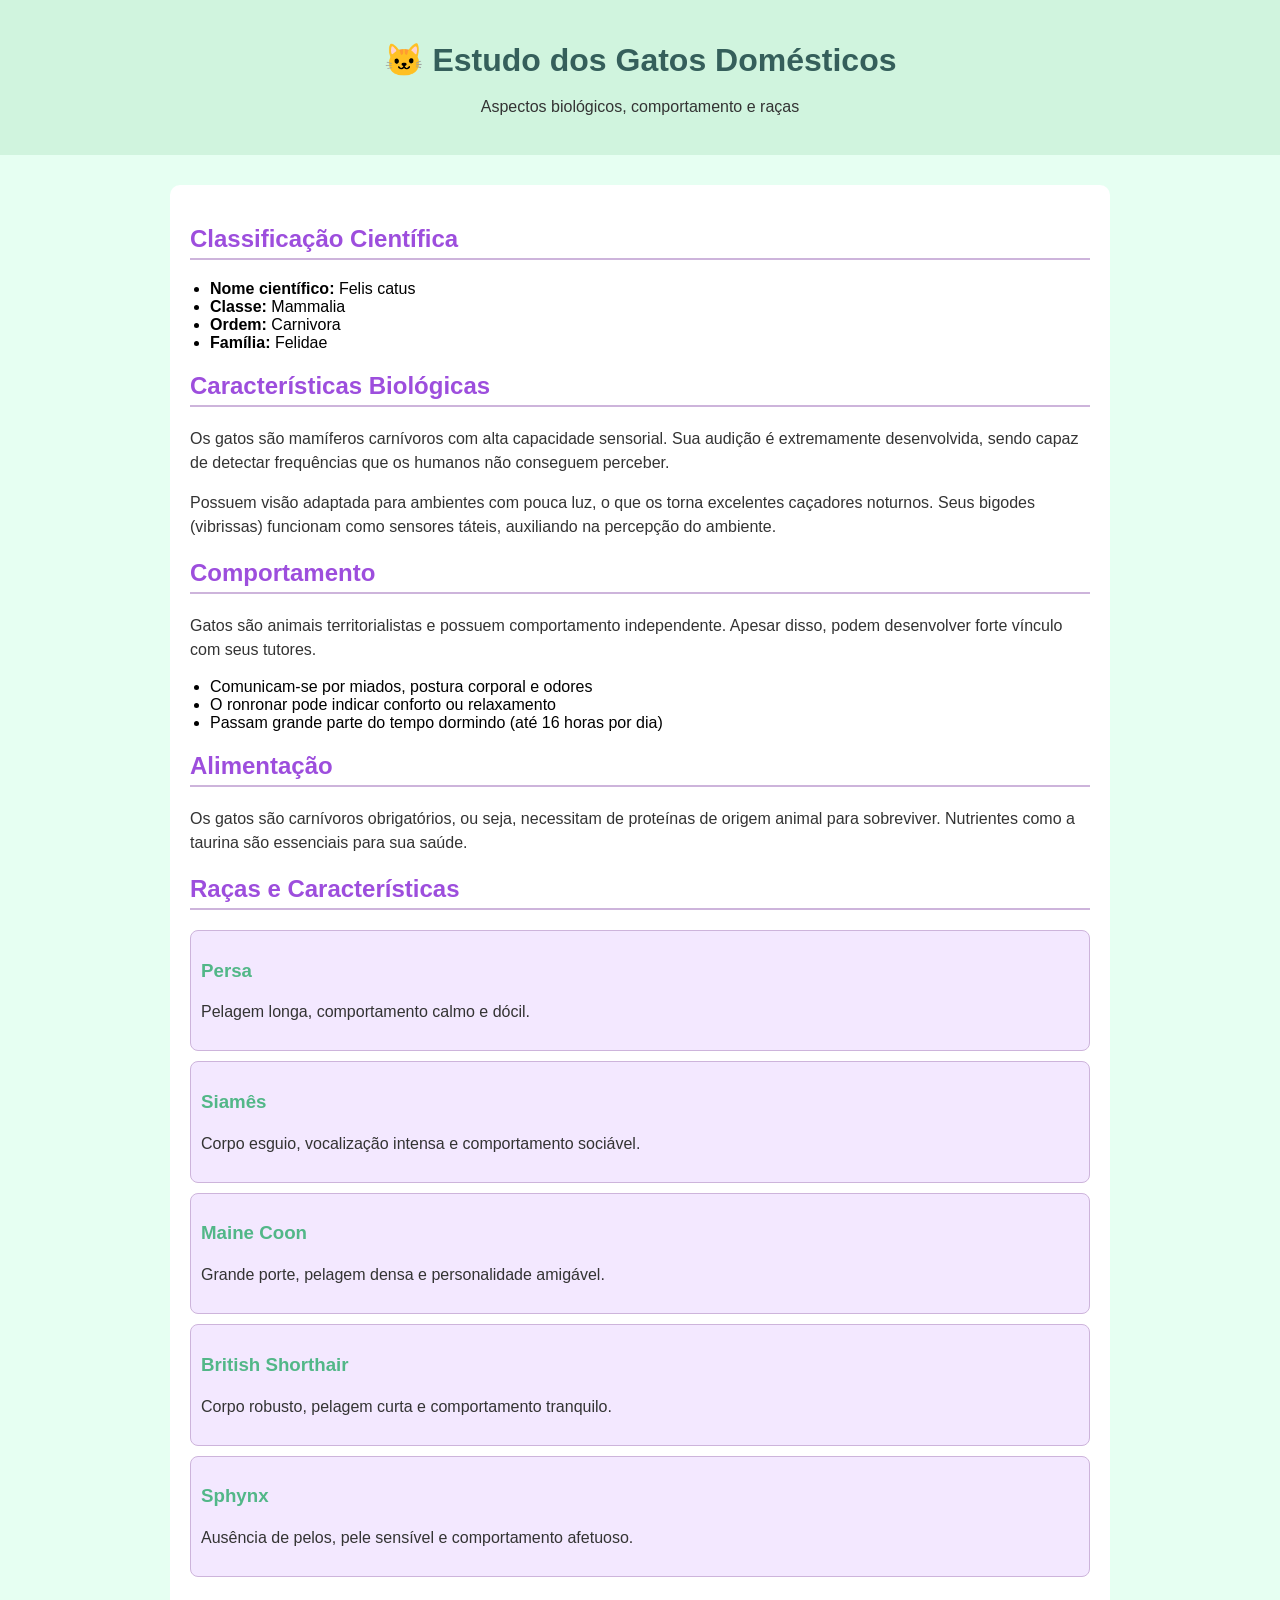
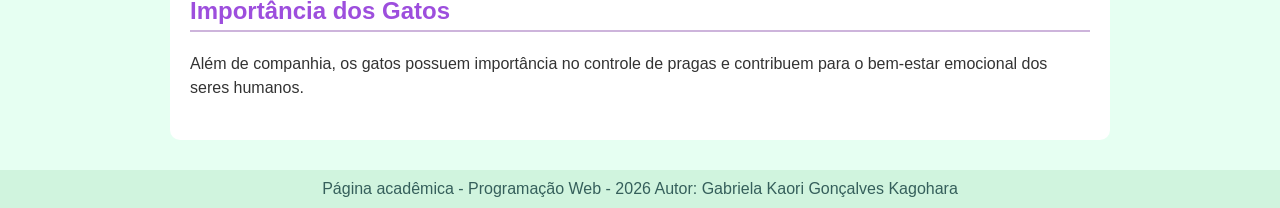
<file: Atividade 4/Atividade 4.html>
<!DOCTYPE html>
<html lang="pt-BR">
<head>
    <meta charset="UTF-8">
    <title>Estudo dos Gatos</title>
    <link rel="stylesheet" href="Atividade 4.css">
</head>

<body>

<header>
    <h1>🐱 Estudo dos Gatos Domésticos</h1>
    <p>Aspectos biológicos, comportamento e raças</p>
</header>

<main class="container">

    <section>
        <h2>Classificação Científica</h2>
        <ul>
            <li><strong>Nome científico:</strong> Felis catus</li>
            <li><strong>Classe:</strong> Mammalia</li>
            <li><strong>Ordem:</strong> Carnivora</li>
            <li><strong>Família:</strong> Felidae</li>
        </ul>
    </section>

    <section>
        <h2>Características Biológicas</h2>
        <p>
            Os gatos são mamíferos carnívoros com alta capacidade sensorial.
            Sua audição é extremamente desenvolvida, sendo capaz de detectar
            frequências que os humanos não conseguem perceber.
        </p>
        <p>
            Possuem visão adaptada para ambientes com pouca luz, o que os torna
            excelentes caçadores noturnos. Seus bigodes (vibrissas) funcionam
            como sensores táteis, auxiliando na percepção do ambiente.
        </p>
    </section>

    <section>
        <h2>Comportamento</h2>
        <p>
            Gatos são animais territorialistas e possuem comportamento independente.
            Apesar disso, podem desenvolver forte vínculo com seus tutores.
        </p>
        <ul>
            <li>Comunicam-se por miados, postura corporal e odores</li>
            <li>O ronronar pode indicar conforto ou relaxamento</li>
            <li>Passam grande parte do tempo dormindo (até 16 horas por dia)</li>
        </ul>
    </section>

    <section>
        <h2>Alimentação</h2>
        <p>
            Os gatos são carnívoros obrigatórios, ou seja, necessitam de proteínas
            de origem animal para sobreviver. Nutrientes como a taurina são essenciais
            para sua saúde.
        </p>
    </section>

    <section>
        <h2>Raças e Características</h2>

        <div class="card">
            <h3>Persa</h3>
            <p>Pelagem longa, comportamento calmo e dócil.</p>
        </div>

        <div class="card">
            <h3>Siamês</h3>
            <p>Corpo esguio, vocalização intensa e comportamento sociável.</p>
        </div>

        <div class="card">
            <h3>Maine Coon</h3>
            <p>Grande porte, pelagem densa e personalidade amigável.</p>
        </div>

        <div class="card">
            <h3>British Shorthair</h3>
            <p>Corpo robusto, pelagem curta e comportamento tranquilo.</p>
        </div>

        <div class="card">
            <h3>Sphynx</h3>
            <p>Ausência de pelos, pele sensível e comportamento afetuoso.</p>
        </div>

    </section>

    <section>
        <h2>Importância dos Gatos</h2>
        <p>
            Além de companhia, os gatos possuem importância no controle de pragas
            e contribuem para o bem-estar emocional dos seres humanos.
        </p>
    </section>

</main>

<footer>
    Página acadêmica - Programação Web - 2026
    Autor: Gabriela Kaori Gonçalves Kagohara
</footer>

</body>
</html>
</file>
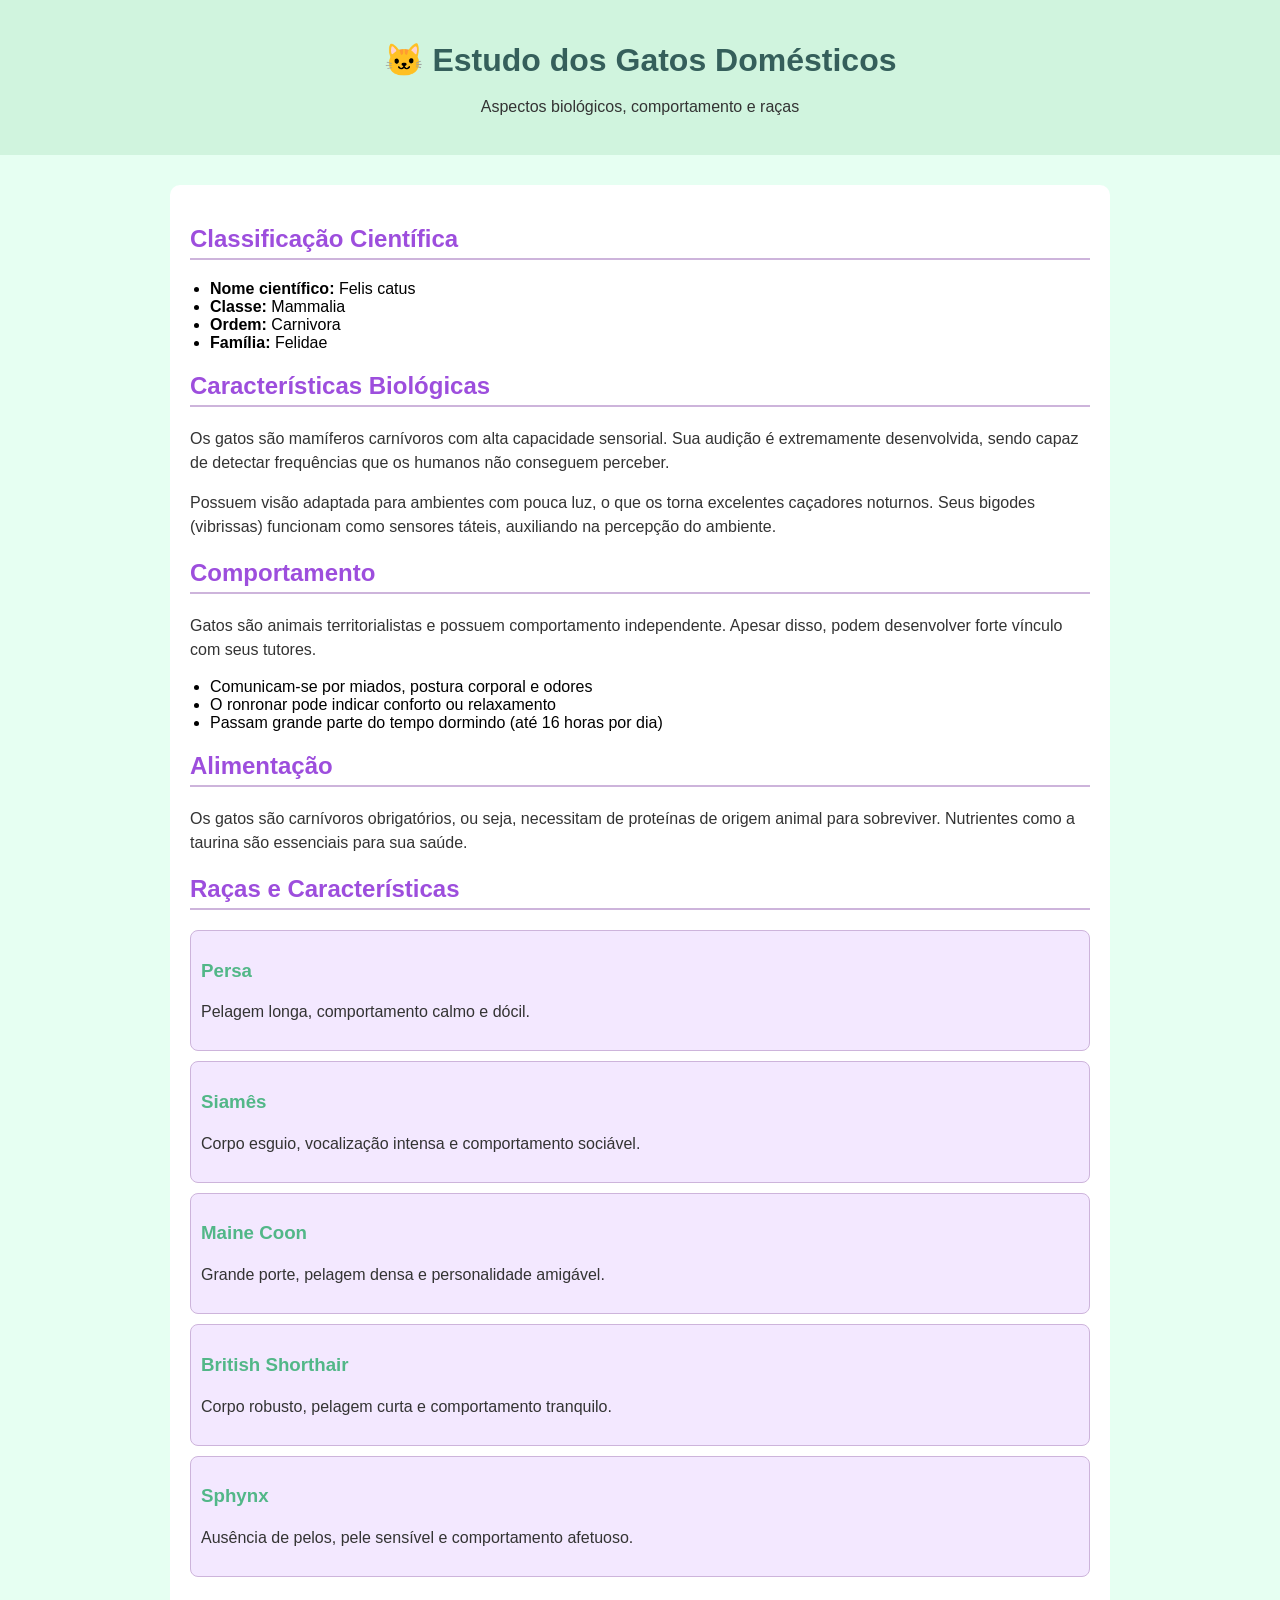
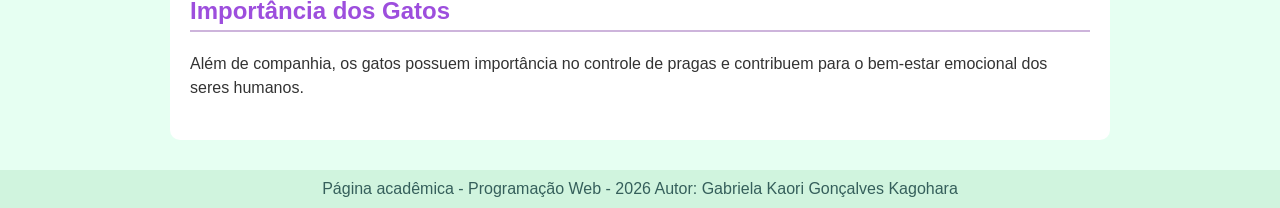
<file: Atividade Extra/Atividade Extra.html>
<!DOCTYPE html>
<html lang="pt-BR">
<head>
    <meta charset="UTF-8">
    <title>Estudo dos Gatos</title>
    <link rel="stylesheet" href="Atividade Extra.css">
</head>

<body>

<header>
    <h1>🐱 Estudo dos Gatos Domésticos</h1>
    <p>Aspectos biológicos, comportamento e raças</p>
</header>

<main class="container">

    <section>
        <h2>Classificação Científica</h2>
        <ul>
            <li><strong>Nome científico:</strong> Felis catus</li>
            <li><strong>Classe:</strong> Mammalia</li>
            <li><strong>Ordem:</strong> Carnivora</li>
            <li><strong>Família:</strong> Felidae</li>
        </ul>
    </section>

    <section>
        <h2>Características Biológicas</h2>
        <p>
            Os gatos são mamíferos carnívoros com alta capacidade sensorial.
            Sua audição é extremamente desenvolvida, sendo capaz de detectar
            frequências que os humanos não conseguem perceber.
        </p>
        <p>
            Possuem visão adaptada para ambientes com pouca luz, o que os torna
            excelentes caçadores noturnos. Seus bigodes (vibrissas) funcionam
            como sensores táteis, auxiliando na percepção do ambiente.
        </p>
    </section>

    <section>
        <h2>Comportamento</h2>
        <p>
            Gatos são animais territorialistas e possuem comportamento independente.
            Apesar disso, podem desenvolver forte vínculo com seus tutores.
        </p>
        <ul>
            <li>Comunicam-se por miados, postura corporal e odores</li>
            <li>O ronronar pode indicar conforto ou relaxamento</li>
            <li>Passam grande parte do tempo dormindo (até 16 horas por dia)</li>
        </ul>
    </section>

    <section>
        <h2>Alimentação</h2>
        <p>
            Os gatos são carnívoros obrigatórios, ou seja, necessitam de proteínas
            de origem animal para sobreviver. Nutrientes como a taurina são essenciais
            para sua saúde.
        </p>
    </section>

    <section>
        <h2>Raças e Características</h2>

        <div class="card">
            <h3>Persa</h3>
            <p>Pelagem longa, comportamento calmo e dócil.</p>
        </div>

        <div class="card">
            <h3>Siamês</h3>
            <p>Corpo esguio, vocalização intensa e comportamento sociável.</p>
        </div>

        <div class="card">
            <h3>Maine Coon</h3>
            <p>Grande porte, pelagem densa e personalidade amigável.</p>
        </div>

        <div class="card">
            <h3>British Shorthair</h3>
            <p>Corpo robusto, pelagem curta e comportamento tranquilo.</p>
        </div>

        <div class="card">
            <h3>Sphynx</h3>
            <p>Ausência de pelos, pele sensível e comportamento afetuoso.</p>
        </div>

    </section>

    <section>
        <h2>Importância dos Gatos</h2>
        <p>
            Além de companhia, os gatos possuem importância no controle de pragas
            e contribuem para o bem-estar emocional dos seres humanos.
        </p>
    </section>

</main>

<footer>
    Página acadêmica - Programação Web - 2026
    Autor: Gabriela Kaori Gonçalves Kagohara
</footer>

</body>
</html>
</file>
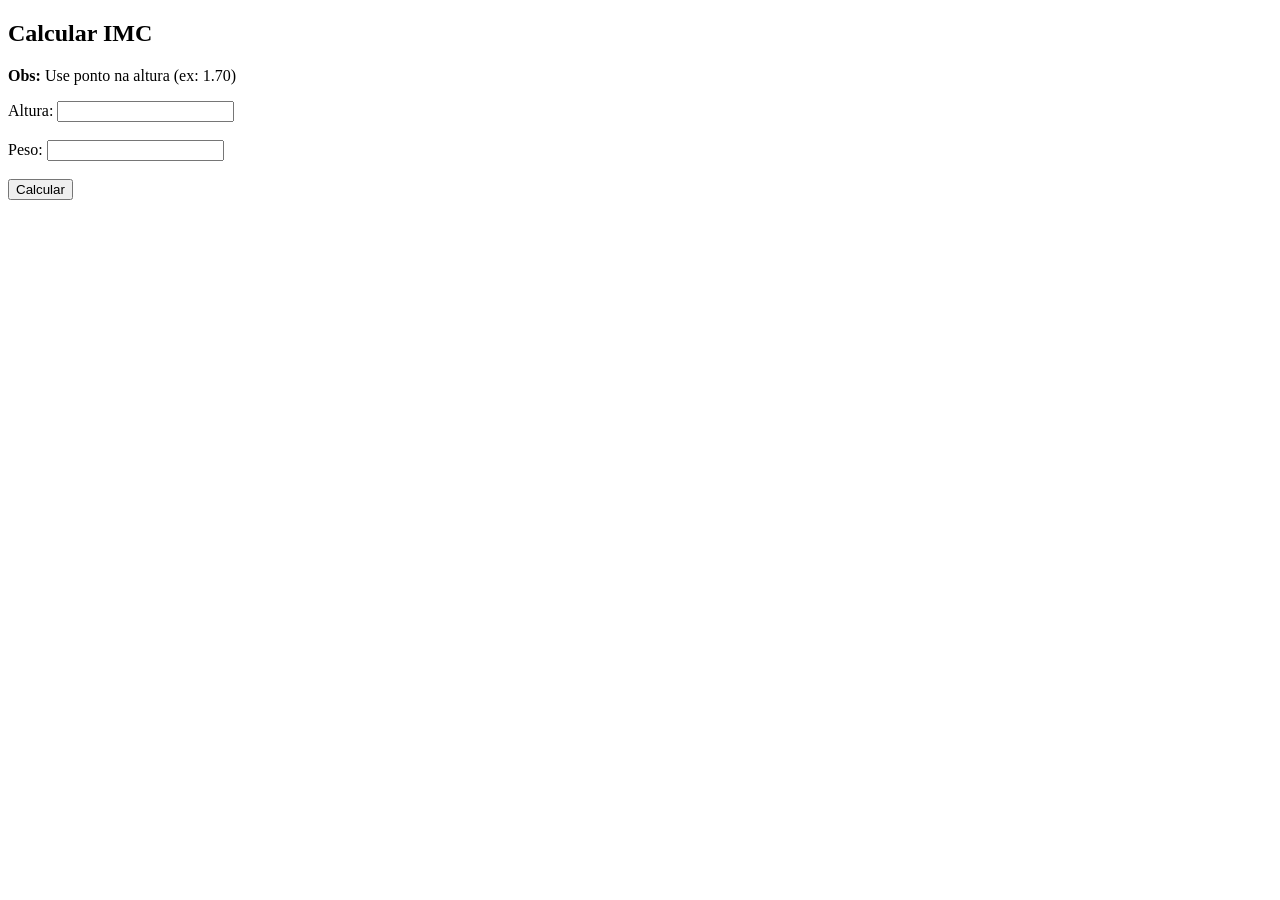
<file: Atividade10/Atividade10.html>
<!DOCTYPE html>
<html lang="pt-br">
<head>
    <meta charset="UTF-8">
    <title>Atividade 10</title>
</head>
<body>
    <h2>Calcular IMC</h2>

    <p><b>Obs:</b> Use ponto na altura (ex: 1.70)</p>

    Altura: <input type="text" id="altura"><br><br>
    Peso: <input type="text" id="peso"><br><br>

    <input type="button" value="Calcular" onclick="calcular()">

    <h3 id="resultado"></h3>

    <script src="ativ10.js"></script>

</body>
</html>
</file>
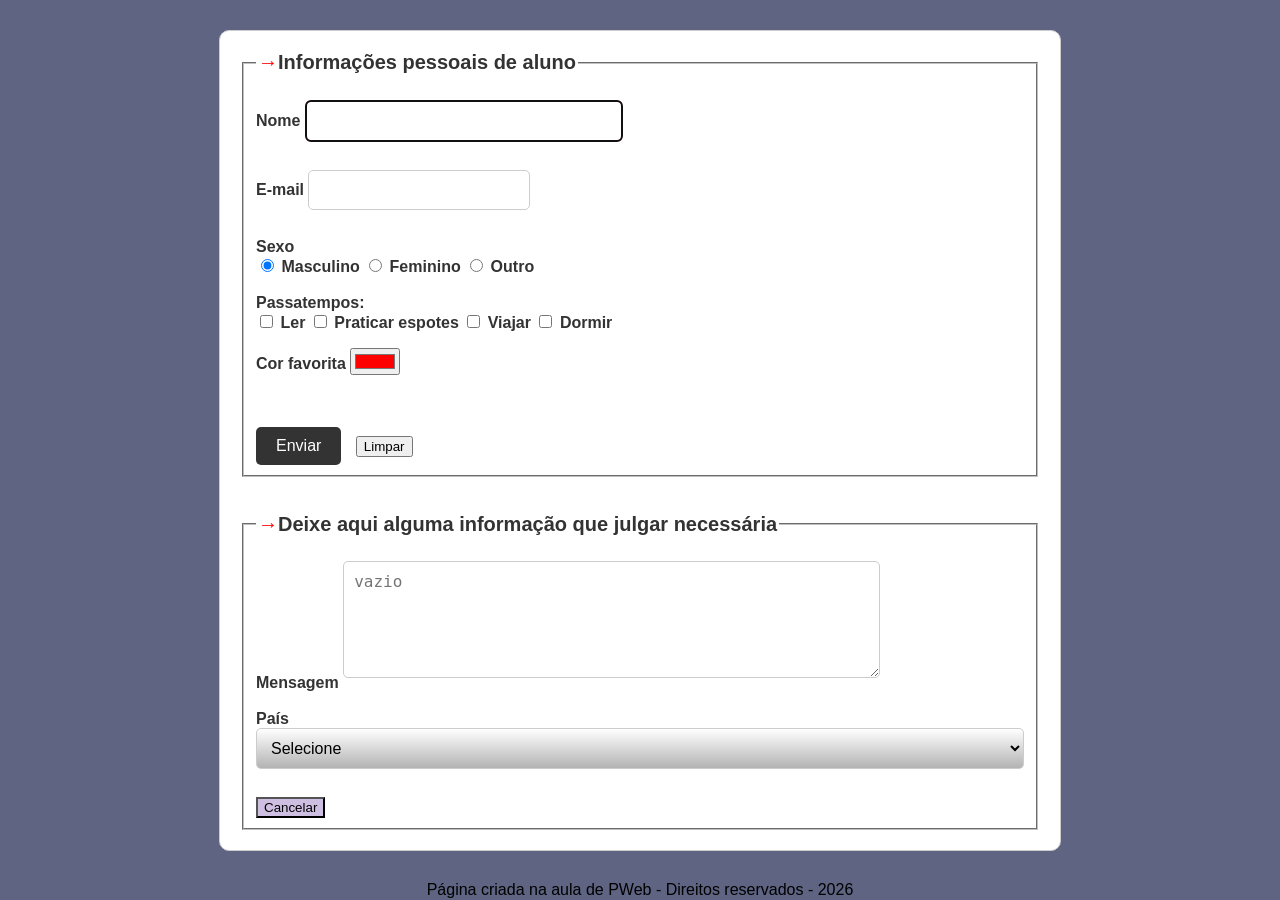
<file: Index/Ativ2/ativ2.html>
<!DOCTYPE html>
<html lang="en">

<head>
    <meta charset="UTF-8">
    <title> Página utilizando formas</title>
    <link rel="stylesheet" href="Exercicio2.css">
    <meta name="viewport" content="width=device-width, initial-scale=1.0">
    <title>Document</title>
</head>

<body>
    <main>
        <div id="formulario">
            <form action="">
                <section>
                    <fieldset>
                        <legend>Informações pessoais de aluno</legend>
                        <label for="nome">Nome</label>
                        <input type="text" id="nome" name="nome" required size="30" maxlenght="50"
                            pattern="[a-zA-Z/s] {1,50}" autofocus />
                        <br>
                        <br>
                        <label for="email">E-mail</label>
                        <input type="email" id="email" name="email">
                        <br>
                        <br>
                        <label>Sexo</label>
                        <br>
                        <input type="radio" id="masculino" name="sexo" value="M" checked>
                        <label>Masculino</label>
                        <input type="radio" id="feminino" name="sexo" value="F">
                        <label>Feminino</label>
                        <input type="radio" id="outro" name="sexo" value="0">
                        <label>Outro</label>
                        <br>
                        <br>
                        <label>Passatempos:</label>
                        <br>
                        <input type="checkbox" id="passatempo1" name="passatempos" value="ler">
                        <label>Ler</label>
                        <input type="checkbox" id="passatempo2" name="passatempos" value="esporte">
                        <label>Praticar espotes</label>
                        <input type="checkbox" id="passatempo3" name="passatempos" value="viagem">
                        <label>Viajar</label>
                        <input type="checkbox" id="passatempo4" name="passatempos" value="dormir">
                        <label>Dormir</label>
                        <p>
                            <label> Cor favorita </label>
                            <input type="color" id="cor" name="cor" value="#ff0000">
                        </p>
                        <br>
                        <br>
                        <input type="submit" value="Enviar">
                        <button type="reset">Limpar</button>

                    </fieldset>
                    <br>
                    <br>
                    <fieldset>
                        <legend>Deixe aqui alguma informação que julgar necessária</legend>
                        <label>Mensagem</label>
                        <textarea name="mensagem" id="mensagem" cols="50" rows="5" placeholder="vazio"></textarea>
                        <br>
                        <br>
                        <label>País</label>
                        <select name="pais" id="pais">
                            <option value="">Selecione</option>
                            <option value="brasil">Brasil</option>
                            <option value="eua">EUA</option>
                            <option value="portugal">Portugal</option>
                            <option value="espanha">Espanha</option>

                        </select>
                        <br>
                        <br>
                        <button type="button">Cancelar</button>
                    </fieldset>
                </section>
            </form>
        </div>

    </main>
    <footer class="rodape"> Página criada na aula de PWeb - Direitos reservados - 2026 </footer>
</body>

</html>
</file>
<file: Atividade 4/Atividade 4.css>
body {
    margin: 0;
    font-family: Arial, sans-serif;
    background-color: #e6fff2; /* verde claro */
}

/* header */
header {
    background-color: #d0f4de; /* verde pastel */
    text-align: center;
    padding: 20px;
    color: #355f5b;
}

/* container */
.container {
    background-color: #ffffff;
    max-width: 900px;
    margin: 30px auto;
    padding: 20px;
    border-radius: 10px;
}

/* seções */
section {
    margin-bottom: 20px;
}

/* títulos */
h1 {
    margin-bottom: 5px;
}

h2 {
    color: #9d4edd; /* lilás */
    border-bottom: 2px solid #cdb4db;
    padding-bottom: 5px;
}

h3 {
    color: #52b788; /* verde */
}

/* texto */
p {
    line-height: 1.5;
    color: #333;
}

/* listas */
ul {
    padding-left: 20px;
}

/* cards */
.card {
    background-color: #f3e8ff; /* lilás claro */
    padding: 10px;
    margin-top: 10px;
    border-radius: 8px;
    border: 1px solid #cdb4db;
}

/* footer */
footer {
    text-align: center;
    padding: 10px;
    background-color: #d0f4de;
    color: #355f5b;
}
</file>
<file: Atividade Extra/Atividade Extra.css>
body {
    margin: 0;
    font-family: Arial, sans-serif;
    background-color: #e6fff2; /* verde claro */
}

/* header */
header {
    background-color: #d0f4de; /* verde pastel */
    text-align: center;
    padding: 20px;
    color: #355f5b;
}

/* container */
.container {
    background-color: #ffffff;
    max-width: 900px;
    margin: 30px auto;
    padding: 20px;
    border-radius: 10px;
}

/* seções */
section {
    margin-bottom: 20px;
}

/* títulos */
h1 {
    margin-bottom: 5px;
}

h2 {
    color: #9d4edd; /* lilás */
    border-bottom: 2px solid #cdb4db;
    padding-bottom: 5px;
}

h3 {
    color: #52b788; /* verde */
}

/* texto */
p {
    line-height: 1.5;
    color: #333;
}

/* listas */
ul {
    padding-left: 20px;
}

/* cards */
.card {
    background-color: #f3e8ff; /* lilás claro */
    padding: 10px;
    margin-top: 10px;
    border-radius: 8px;
    border: 1px solid #cdb4db;
}

/* footer */
footer {
    text-align: center;
    padding: 10px;
    background-color: #d0f4de;
    color: #355f5b;
}
</file>
<file: Index/Ativ2/Exercicio2.css>
/*geral*/
body{
    margin: 0;
    padding: 0;
    font-family: Arial, Helvetica, sans-serif;
    /* slide 26 - aula 3 */
    background-color: #5e6481;
    /* slide 23 - aula 3 */

}

/* formulário # é identificador . é classe*/ 
#formulario {
    margin: 30px auto;
    padding: 20px;
    background-color: #FFFFFF;
    border: 1px solid #CCCCCC;
    /*slide 17 -21 - aula 3 */
    border-radius: 10px;
    /* slide 17 - aula 3*/
    max-width: 800px;
}

/* titulo dos campos */
label{
    font-size: 16px;
    /*slide 51 - aula 3*/
    font-weight: bold;
    /*thin, normal etc */
    color: #333333;

}

/* campos de texto */
input[type="text"],
input[type="email"],
textarea{
    padding: 10px;
    border: 1px solid #CCCCCC;
    border-radius: 5px;
    font-size: 16px;
    margin-bottom: 10px;
}

/* campos de opções */
input [type="radio"],
input [type="checkbox"] {
    margin-right: 5px
}

/*botões*/
input[type="submit"],
input[type="reset"],
input[type="button"]{
    padding: 10px 20px;
    border: none;
    border-radius: 5px;
    font-size: 16px;
    color: #FFFFFF;
    background-color: #333333;
    cursor: pointer;
    margin-right: 10px;
}

/*cancelar*/
button[type="button"]{
    background-color: #511E9848;
}


/*campos de seleção*/
select {
    padding: 10px;
    border: 1px solid #CCCCCC;
    border-radius: 5px;
    font-size: 16px;
    width: 100%;
    margin-bottom: 10px;
    background-image: linear-gradient(to bottom, #FFFFFF, #B3B3B3);
}

/* pseudoclasse */
select:focus{
    outline: 2px solid red;
    border-color: #333333;
}

/* pseudoelemento - seta antes da legenda */
legend::before{
    color: red;
    content: "→";
    /* windows + ç ou alt 26 ou windows + . - para abrir as opções de simbolos*/
}

/* legenda dos campos */
legend{
    font-size: 20px;
    font-weight: bold;
    color: #333333;
    margin-bottom: 20px;
}

/*mensagens de erro */
input:invalid{
    border: 2px solid red;

}

.rodape{
    margin: 0 auto;
    text-align: center;
}
</file>
